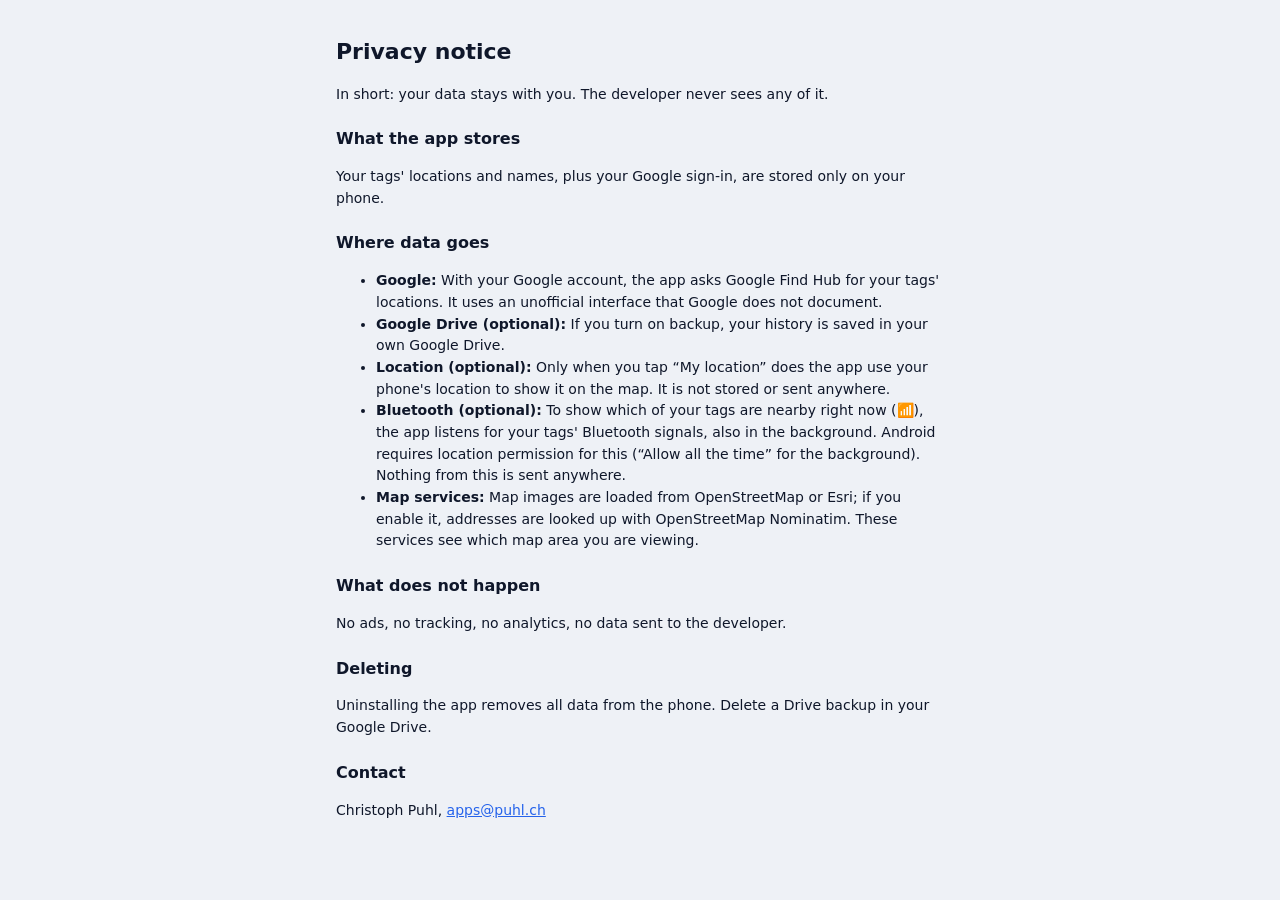
<file: web/datenschutz.html>
<!doctype html>
<html lang="de">
<head>
<meta charset="utf-8">
<meta name="viewport" content="width=device-width, initial-scale=1, viewport-fit=cover">
<title>Datenschutz – Find All My Tags</title>
<link rel="stylesheet" href="static/style.css">
<script src="static/i18n.js"></script>
<style>
  body { background: var(--bg); }
  .wrap { max-width: 640px; margin: 0 auto; padding: 20px 16px 48px; line-height: 1.55; }
  h1 { font-size: 22px; } h2 { font-size: 16px; margin-top: 22px; }
  a { color: var(--accent); }
</style>
</head>
<body>
<div class="wrap">
<div lang="de">
  <h1>Datenschutzhinweise</h1>
  <p>Kurz gesagt: Deine Daten bleiben bei Dir. Der Entwickler bekommt nichts davon zu sehen.</p>

  <h2>Was die App speichert</h2>
  <p>Die Standorte und Namen Deiner Tags sowie Deine Google-Anmeldung werden nur auf Deinem Handy gespeichert.</p>

  <h2>Wohin Daten gehen</h2>
  <ul>
    <li><b>Google:</b> Die App fragt mit Deinem Google-Konto die Standorte Deiner Tags bei Google Find Hub ab. Dafür nutzt sie eine inoffizielle, von Google nicht dokumentierte Schnittstelle.</li>
    <li><b>Google Drive (optional):</b> Wenn Du das Backup einschaltest, landet der Verlauf in Deinem eigenen Google Drive.</li>
    <li><b>Standort (optional):</b> Nur wenn Du auf „Mein Standort“ tippst, nutzt die App den Standort Deines Handys, um ihn auf der Karte zu zeigen. Er wird nicht gespeichert oder weitergeschickt.</li>
    <li><b>Bluetooth (optional):</b> Um zu zeigen, welche Deiner Tags gerade in der Nähe sind (📶), hört die App auf die Bluetooth-Signale Deiner Tags, auch im Hintergrund. Android verlangt dafür die Standort-Berechtigung (für den Hintergrund „Immer zulassen“). Davon wird nichts weitergeschickt.</li>
    <li><b>Kartendienste:</b> Für die Karte werden Kartenbilder von OpenStreetMap bzw. Esri geladen, wenn Du es einschaltest, werden Adressen bei OpenStreetMap Nominatim abgefragt. Diese Dienste sehen dabei, welchen Kartenausschnitt Du ansiehst.</li>
  </ul>

  <h2>Was nicht passiert</h2>
  <p>Keine Werbung, kein Tracking, keine Analyse-Dienste, keine Datenübermittlung an den Entwickler.</p>

  <h2>Löschen</h2>
  <p>Wenn Du die App deinstallierst, sind alle Daten auf dem Handy weg. Ein Drive-Backup löschst Du in Deinem Google Drive.</p>

  <h2>Kontakt</h2>
  <p>Christoph Puhl, <a href="mailto:apps@puhl.ch">apps@puhl.ch</a></p>
</div>
<div lang="en">
  <h1>Privacy notice</h1>
  <p>In short: your data stays with you. The developer never sees any of it.</p>

  <h2>What the app stores</h2>
  <p>Your tags' locations and names, plus your Google sign-in, are stored only on your phone.</p>

  <h2>Where data goes</h2>
  <ul>
    <li><b>Google:</b> With your Google account, the app asks Google Find Hub for your tags' locations. It uses an unofficial interface that Google does not document.</li>
    <li><b>Google Drive (optional):</b> If you turn on backup, your history is saved in your own Google Drive.</li>
    <li><b>Location (optional):</b> Only when you tap “My location” does the app use your phone's location to show it on the map. It is not stored or sent anywhere.</li>
    <li><b>Bluetooth (optional):</b> To show which of your tags are nearby right now (📶), the app listens for your tags' Bluetooth signals, also in the background. Android requires location permission for this (“Allow all the time” for the background). Nothing from this is sent anywhere.</li>
    <li><b>Map services:</b> Map images are loaded from OpenStreetMap or Esri; if you enable it, addresses are looked up with OpenStreetMap Nominatim. These services see which map area you are viewing.</li>
  </ul>

  <h2>What does not happen</h2>
  <p>No ads, no tracking, no analytics, no data sent to the developer.</p>

  <h2>Deleting</h2>
  <p>Uninstalling the app removes all data from the phone. Delete a Drive backup in your Google Drive.</p>

  <h2>Contact</h2>
  <p>Christoph Puhl, <a href="mailto:apps@puhl.ch">apps@puhl.ch</a></p>
</div>
</div>
</body>
</html>
</file>
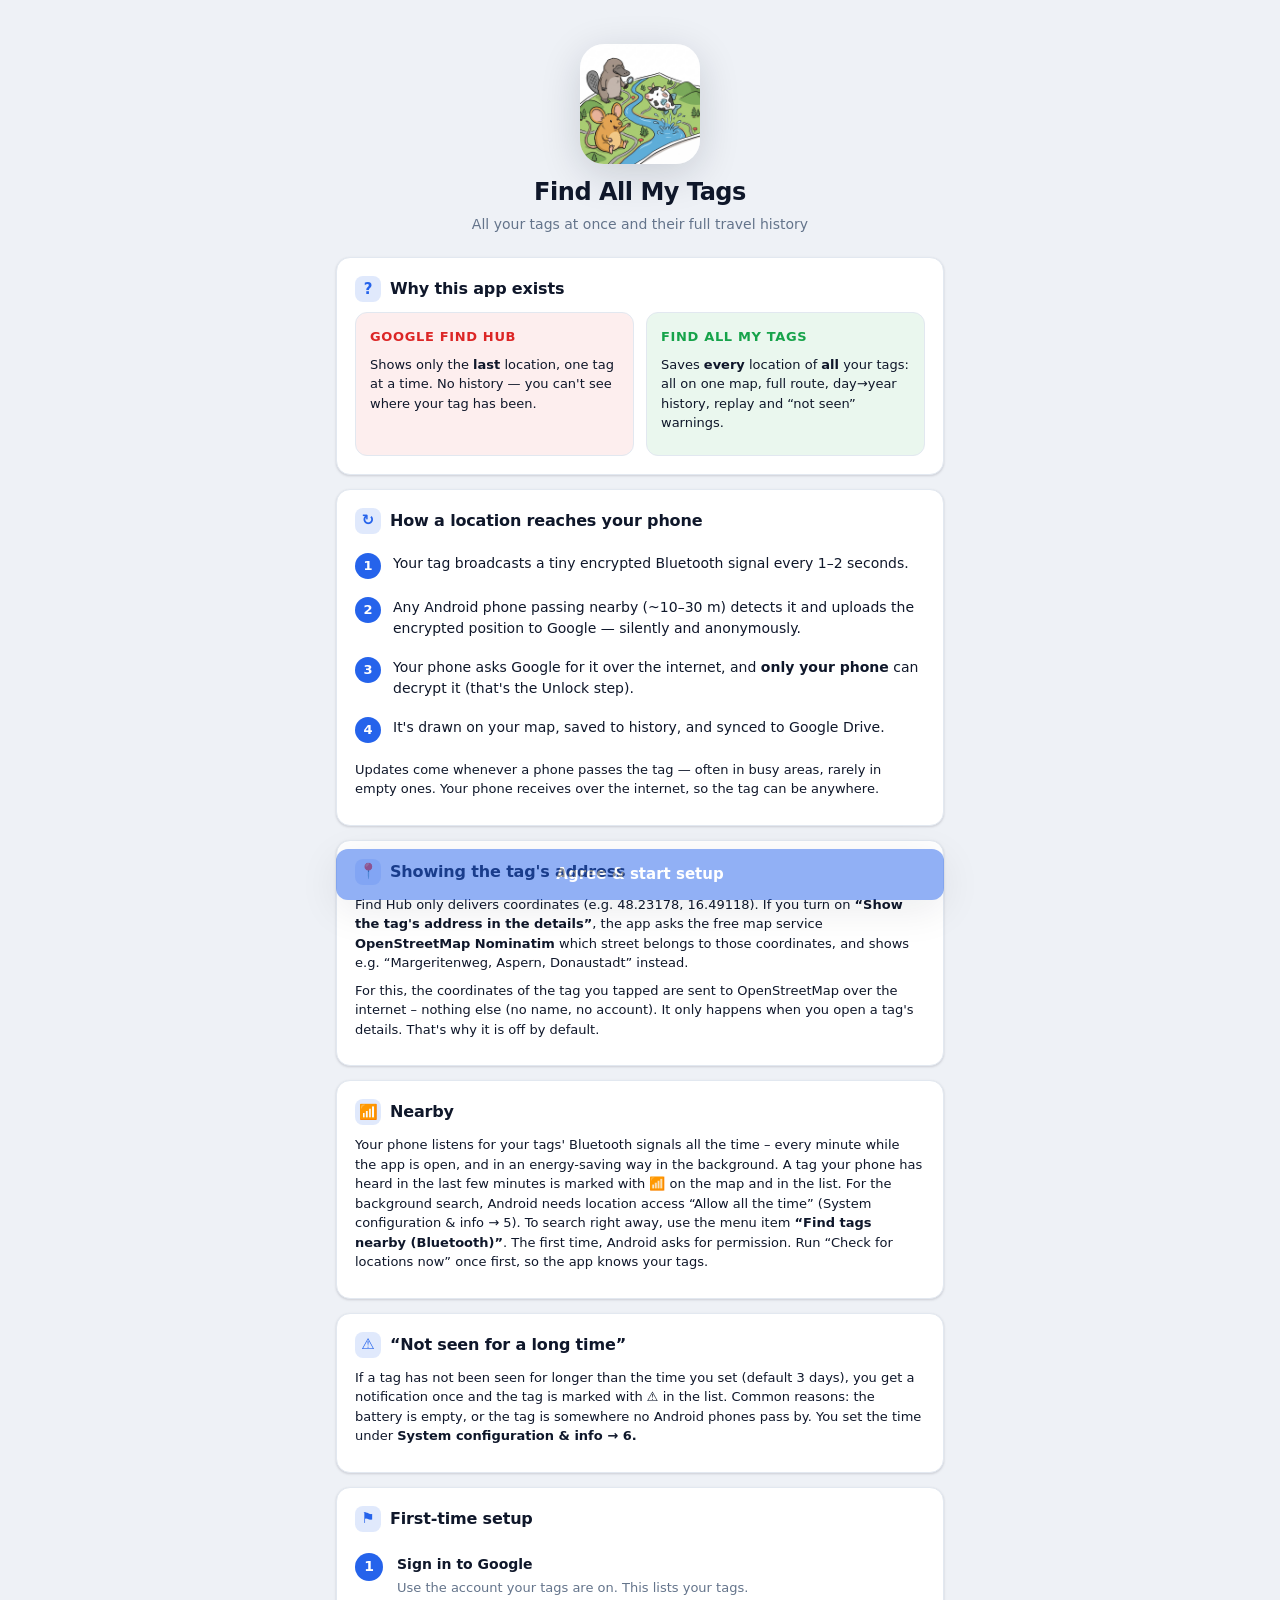
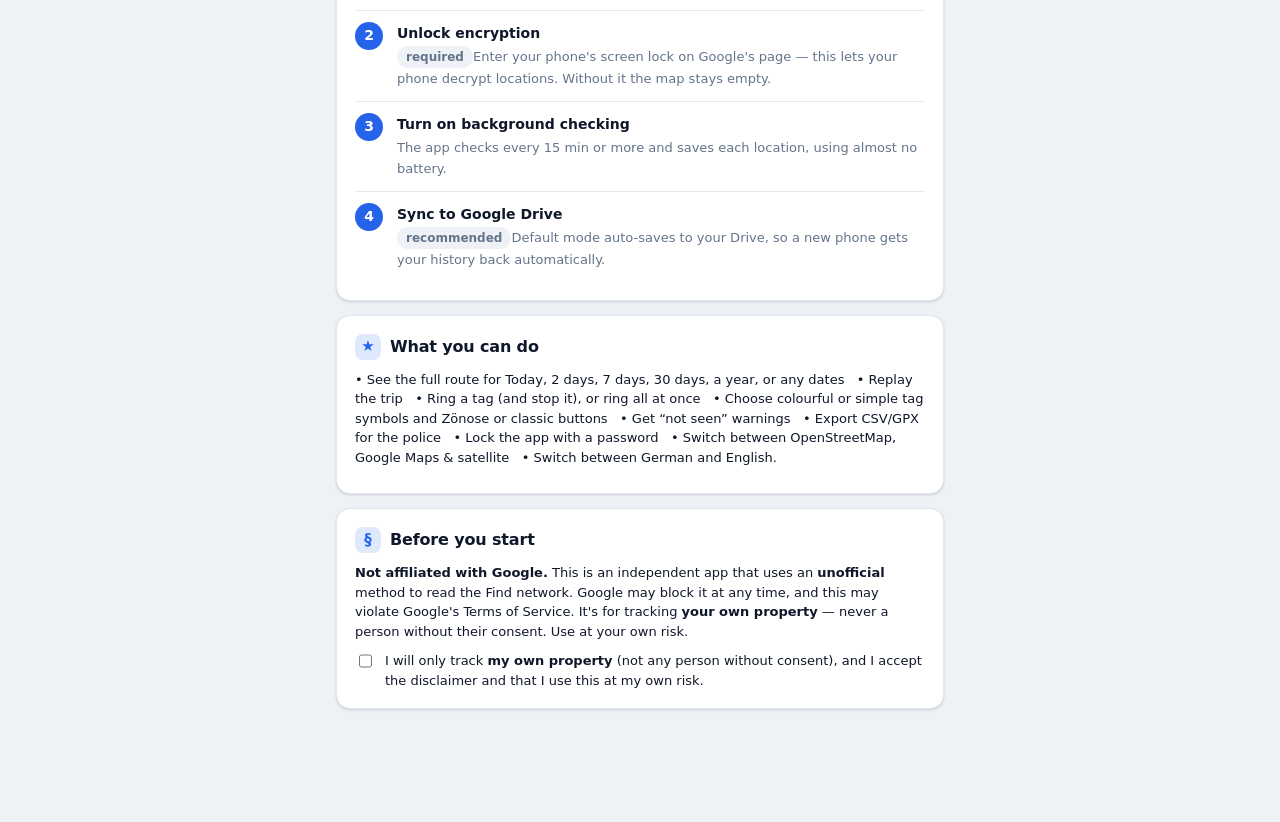
<file: web/help.html>
<!doctype html>
<html lang="en">
<head>
<meta charset="utf-8">
<meta name="viewport" content="width=device-width, initial-scale=1, viewport-fit=cover">
<title>How Find All My Tags works</title>
<script src="static/i18n.js"></script>
<link rel="stylesheet" href="static/style.css">
<style>
  body { background: var(--bg); }
  .wrap { max-width: 640px; margin: 0 auto; padding: 20px 16px 48px; }
  .hero { text-align: center; padding: 24px 16px 8px; }
  .hero .logo { width: 56px; height: 56px; border-radius: 16px; background: linear-gradient(135deg, var(--accent), #22d3ee); margin: 0 auto 12px; display: grid; place-items: center; box-shadow: var(--shadow-lg); }
  .hero .logo svg { width: 30px; height: 30px; }
  .hero h1 { font-size: 24px; letter-spacing: -.02em; margin: 4px 0; }
  .hero p { color: var(--muted); margin: 4px 0 0; }
  .card { background: var(--surface); border: 1px solid var(--border); border-radius: var(--radius); padding: 18px; margin-top: 14px; box-shadow: var(--shadow-sm); }
  .card h2 { font-size: 16px; margin: 0 0 10px; letter-spacing: -.01em; display: flex; align-items: center; gap: 9px; }
  .card h2 .ic { width: 26px; height: 26px; border-radius: 8px; background: color-mix(in srgb, var(--accent) 14%, transparent); color: var(--accent); display: grid; place-items: center; font-size: 15px; flex: none; }
  .card p { margin: 8px 0; color: var(--text); }
  .muted2 { color: var(--muted); font-size: 13px; }
  .vs { display: grid; grid-template-columns: 1fr 1fr; gap: 12px; }
  .vs > div { border-radius: 12px; padding: 14px; border: 1px solid var(--border); }
  .vs .bad { background: color-mix(in srgb, var(--danger) 8%, transparent); }
  .vs .good { background: color-mix(in srgb, var(--success) 9%, transparent); }
  .vs h3 { margin: 0 0 6px; font-size: 13px; text-transform: uppercase; letter-spacing: .05em; }
  .vs .bad h3 { color: var(--danger); } .vs .good h3 { color: var(--success); }
  .flow { list-style: none; margin: 0; padding: 0; }
  .flow li { display: flex; gap: 12px; padding: 9px 0; align-items: flex-start; }
  .flow .n { flex: none; width: 26px; height: 26px; border-radius: 50%; background: var(--accent); color: #fff; display: grid; place-items: center; font-weight: 700; font-size: 13px; }
  .steps { counter-reset: s; list-style: none; margin: 0; padding: 0; }
  .steps li { position: relative; padding: 12px 0 12px 42px; border-bottom: 1px solid var(--border); }
  .steps li:last-child { border-bottom: none; }
  .steps li::before { counter-increment: s; content: counter(s); position: absolute; left: 0; top: 11px; width: 28px; height: 28px; border-radius: 50%; background: var(--accent); color: #fff; display: grid; place-items: center; font-weight: 700; }
  .steps b { display: block; margin-bottom: 2px; }
  .pill { display: inline-block; font-size: 12px; font-weight: 600; padding: 2px 9px; border-radius: 999px; background: var(--chip); color: var(--muted); }
  .cta { position: sticky; bottom: 0; padding: 14px 0 0; }
  .cta button { width: 100%; padding: 14px; font-size: 15px; font-weight: 700; border-radius: 12px; background: var(--accent); color: #fff; border: none; box-shadow: var(--shadow-lg); }
</style>
</head>
<body>
<div class="wrap">
  <div class="hero">
    <img src="static/img/logo.png" alt="" style="width:120px;height:120px;border-radius:24px;box-shadow:var(--shadow-lg)">
    <h1>Find All My Tags</h1>
    <p lang="en">All your tags at once and their full travel history</p>
    <p lang="de">Alle deine Tags auf einen Blick und ihr ganzer Verlauf</p>
  </div>

  <div class="card" lang="en">
    <h2><span class="ic">?</span> Why this app exists</h2>
    <div class="vs">
      <div class="bad"><h3>Google Find Hub</h3><p class="muted2">Shows only the <b>last</b> location, one tag at a time. No history — you can't see where your tag has been.</p></div>
      <div class="good"><h3>Find All My Tags</h3><p class="muted2">Saves <b>every</b> location of <b>all</b> your tags: all on one map, full route, day→year history, replay and “not seen” warnings.</p></div>
    </div>
  </div>
  <div class="card" lang="de">
    <h2><span class="ic">?</span> Wozu diese App?</h2>
    <div class="vs">
      <div class="bad"><h3>Google Find Hub</h3><p class="muted2">Zeigt nur den <b>letzten</b> Standort, und immer nur von einem Tag. Kein Verlauf – du siehst nicht, wo der Tag überall war.</p></div>
      <div class="good"><h3>Find All My Tags</h3><p class="muted2">Speichert <b>jeden</b> Standort <b>aller</b> deiner Tags: alle auf einer Karte, ganze Route, Verlauf von einem Tag bis zu einem Jahr, Wiedergabe und Warnung „lange nicht gesehen“.</p></div>
    </div>
  </div>

  <div class="card" lang="en">
    <h2><span class="ic">↻</span> How a location reaches your phone</h2>
    <ul class="flow">
      <li><span class="n">1</span><div>Your tag broadcasts a tiny encrypted Bluetooth signal every 1–2 seconds.</div></li>
      <li><span class="n">2</span><div>Any Android phone passing nearby (~10–30 m) detects it and uploads the encrypted position to Google — silently and anonymously.</div></li>
      <li><span class="n">3</span><div>Your phone asks Google for it over the internet, and <b>only your phone</b> can decrypt it (that's the Unlock step).</div></li>
      <li><span class="n">4</span><div>It's drawn on your map, saved to history, and synced to Google Drive.</div></li>
    </ul>
    <p class="muted2">Updates come whenever a phone passes the tag — often in busy areas, rarely in empty ones. Your phone receives over the internet, so the tag can be anywhere.</p>
  </div>
  <div class="card" lang="de">
    <h2><span class="ic">↻</span> Wie ein Standort zu deinem Handy kommt</h2>
    <ul class="flow">
      <li><span class="n">1</span><div>Dein Tag sendet alle 1–2 Sekunden ein winziges, verschlüsseltes Bluetooth-Signal.</div></li>
      <li><span class="n">2</span><div>Jedes Android-Handy in der Nähe (~10–30 m) empfängt es und lädt die verschlüsselte Position zu Google hoch – unbemerkt und anonym.</div></li>
      <li><span class="n">3</span><div>Dein Handy holt sie übers Internet von Google, und <b>nur dein Handy</b> kann sie entschlüsseln (das ist der Schritt „Entsperren“).</div></li>
      <li><span class="n">4</span><div>Der Standort landet auf deiner Karte, im Verlauf und in Google Drive.</div></li>
    </ul>
    <p class="muted2">Neue Standorte gibt es, sobald ein Handy am Tag vorbeikommt – in belebten Gegenden oft, in einsamen selten. Dein Handy empfängt übers Internet, der Tag kann also überall sein.</p>
  </div>


  <div id="address">
  <div class="card" lang="en">
    <h2><span class="ic">📍</span> Showing the tag's address</h2>
    <p class="muted2">Find Hub only delivers coordinates (e.g. 48.23178, 16.49118). If you turn on <b>“Show the tag's address in the details”</b>, the app asks the free map service <b>OpenStreetMap Nominatim</b> which street belongs to those coordinates, and shows e.g. “Margeritenweg, Aspern, Donaustadt” instead.</p>
    <p class="muted2">For this, the coordinates of the tag you tapped are sent to OpenStreetMap over the internet – nothing else (no name, no account). It only happens when you open a tag's details. That's why it is off by default.</p>
  </div>
  <div class="card" lang="de">
    <h2><span class="ic">📍</span> Adresse des Tags anzeigen</h2>
    <p class="muted2">Find Hub liefert nur Koordinaten (z. B. 48.23178, 16.49118). Schaltest du <b>„Adresse des Tags in den Details anzeigen“</b> ein, fragt die App beim kostenlosen Kartendienst <b>OpenStreetMap Nominatim</b> nach, welche Straße zu diesen Koordinaten gehört, und zeigt dann z. B. „Margeritenweg, Aspern, Donaustadt“ an.</p>
    <p class="muted2">Dafür werden die Koordinaten des angetippten Tags übers Internet an OpenStreetMap geschickt – sonst nichts (kein Name, kein Konto). Das passiert nur, wenn du die Details eines Tags öffnest. Deshalb ist es standardmäßig aus.</p>
  </div>
  </div>

  <div class="card" lang="en">
    <h2><span class="ic">📶</span> Nearby</h2>
    <p class="muted2">Your phone listens for your tags' Bluetooth signals all the time – every minute while the app is open, and in an energy-saving way in the background. A tag your phone has heard in the last few minutes is marked with <b>📶</b> on the map and in the list. For the background search, Android needs location access “Allow all the time” (System configuration &amp; info → 5). To search right away, use the menu item <b>“Find tags nearby (Bluetooth)”</b>. The first time, Android asks for permission. Run “Check for locations now” once first, so the app knows your tags.</p>
  </div>
  <div class="card" lang="de">
    <h2><span class="ic">📶</span> In der Nähe</h2>
    <p class="muted2">Dein Handy hört ständig auf die Bluetooth-Signale deiner Tags – bei offener App jede Minute, im Hintergrund stromsparend. Ein Tag, den dein Handy in den letzten Minuten empfangen hat, ist auf der Karte und in der Liste mit <b>📶</b> markiert. Für die Suche im Hintergrund braucht Android den Standortzugriff „Immer zulassen“ (Systemkonfiguration und Infos → 5). Sofort suchen kannst du im Menü mit <b>„Tags in der Nähe suchen (Bluetooth)“</b>. Beim ersten Mal fragt Android nach der Erlaubnis. Führe vorher einmal „Jetzt Standorte abfragen“ aus, damit die App deine Tags kennt.</p>
  </div>
  <div id="stale">
  <div class="card" lang="en">
    <h2><span class="ic">⚠</span> “Not seen for a long time”</h2>
    <p class="muted2">If a tag has not been seen for longer than the time you set (default 3 days), you get a notification once and the tag is marked with ⚠ in the list. Common reasons: the battery is empty, or the tag is somewhere no Android phones pass by. You set the time under <b>System configuration &amp; info → 6.</b></p>
  </div>
  <div class="card" lang="de">
    <h2><span class="ic">⚠</span> „Lange nicht gesehen“</h2>
    <p class="muted2">Wurde ein Tag länger als die eingestellte Zeit nicht gesehen (Standard 3 Tage), bekommst du einmal eine Meldung, und der Tag ist in der Liste mit ⚠ markiert. Häufige Gründe: Die Batterie ist leer, oder der Tag liegt irgendwo, wo keine Android-Handys vorbeikommen. Die Zeit stellst du unter <b>Systemkonfiguration und Infos → 6.</b> ein.</p>
  </div>
  </div>


  <div class="card" lang="en">
    <h2><span class="ic">⚑</span> First-time setup</h2>
    <ol class="steps">
      <li><b>Sign in to Google</b><span class="muted2">Use the account your tags are on. This lists your tags.</span></li>
      <li><b>Unlock encryption</b> <span class="pill">required</span><span class="muted2">Enter your phone's screen lock on Google's page — this lets your phone decrypt locations. Without it the map stays empty.</span></li>
      <li><b>Turn on background checking</b><span class="muted2">The app checks every 15 min or more and saves each location, using almost no battery.</span></li>
      <li><b>Sync to Google Drive</b> <span class="pill">recommended</span><span class="muted2">Default mode auto-saves to your Drive, so a new phone gets your history back automatically.</span></li>
    </ol>
  </div>
  <div class="card" lang="de">
    <h2><span class="ic">⚑</span> Ersteinrichtung</h2>
    <ol class="steps">
      <li><b>Bei Google anmelden</b><span class="muted2">Mit dem Konto, auf dem deine Tags registriert sind. Damit werden deine Tags aufgelistet.</span></li>
      <li><b>Verschlüsselung entsperren</b> <span class="pill">nötig</span><span class="muted2">Gib auf Googles Seite die Bildschirmsperre deines Handys ein – damit kann dein Handy die Standorte entschlüsseln. Ohne diesen Schritt bleibt die Karte leer.</span></li>
      <li><b>Abfrage im Hintergrund einschalten</b><span class="muted2">Die App fragt alle 15 Min. oder seltener ab und speichert jeden Standort, bei kaum Akkuverbrauch.</span></li>
      <li><b>Mit Google Drive synchronisieren</b> <span class="pill">empfohlen</span><span class="muted2">Der Standardmodus sichert automatisch in dein Drive, ein neues Handy bekommt den Verlauf so automatisch zurück.</span></li>
    </ol>
  </div>

  <div class="card" lang="en">
    <h2><span class="ic">★</span> What you can do</h2>
    <p class="muted2">• See the full route for Today, 2 days, 7 days, 30 days, a year, or any dates &nbsp; • Replay the trip &nbsp; • Ring a tag (and stop it), or ring all at once &nbsp; • Choose colourful or simple tag symbols and Zönose or classic buttons &nbsp; • Get “not seen” warnings &nbsp; • Export CSV/GPX for the police &nbsp; • Lock the app with a password &nbsp; • Switch between OpenStreetMap, Google Maps &amp; satellite &nbsp; • Switch between German and English.</p>
  </div>
  <div class="card" lang="de">
    <h2><span class="ic">★</span> Was du damit machen kannst</h2>
    <p class="muted2">• Ganze Route für heute, 2 Tage, 7 Tage, 30 Tage, ein Jahr oder einen beliebigen Zeitraum &nbsp; • Fahrt abspielen &nbsp; • Tag klingeln lassen (und stoppen) oder alle auf einmal &nbsp; • Bunte oder einfache Tag-Symbole, Zönose- oder klassische Knöpfe &nbsp; • Warnung „lange nicht gesehen“ &nbsp; • CSV/GPX für die Polizei exportieren &nbsp; • App mit Passwort sperren &nbsp; • Zwischen OpenStreetMap, Google Maps &amp; Satellit wechseln &nbsp; • Zwischen Deutsch und Englisch wechseln.</p>
  </div>

  <div class="card">
    <h2 lang="en"><span class="ic">§</span> Before you start</h2>
    <h2 lang="de"><span class="ic">§</span> Bevor du loslegst</h2>
    <p class="muted2" lang="en"><b>Not affiliated with Google.</b> This is an independent app that uses an <b>unofficial</b>
    method to read the Find network. Google may block it at any time, and this may violate Google's Terms of
    Service. It's for tracking <b>your own property</b> — never a person without their consent. Use at your own risk.</p>
    <p class="muted2" lang="de"><b>Keine Verbindung zu Google.</b> Das ist eine unabhängige App, die das Find-Netzwerk mit einer
    <b>inoffiziellen</b> Methode liest. Google kann das jederzeit sperren, und es kann gegen die Nutzungsbedingungen von Google
    verstoßen. Sie ist für <b>dein eigenes Eigentum</b> gedacht – niemals für Personen ohne deren Zustimmung. Nutzung auf eigenes Risiko.</p>
    <label style="display:flex;gap:10px;align-items:flex-start;margin-top:10px;font-size:13px;cursor:pointer">
      <input type="checkbox" id="agree" style="width:18px;height:18px;margin-top:1px;accent-color:var(--accent)">
      <span lang="en">I will only track <b>my own property</b> (not any person without consent), and I accept the disclaimer and that I use this at my own risk.</span>
      <span lang="de">Ich orte nur <b>mein eigenes Eigentum</b> (keine Personen ohne Zustimmung), akzeptiere den Haftungsausschluss und nutze die App auf eigenes Risiko.</span>
    </label>
  </div>

  <div class="cta"><button id="start" disabled style="opacity:.5"><span lang="en">Agree &amp; start setup</span><span lang="de">Zustimmen &amp; Einrichtung starten</span></button></div>
</div>
<script>
  var cb = document.getElementById('agree'), b = document.getElementById('start');
  cb.addEventListener('change', function(){ b.disabled = !cb.checked; b.style.opacity = cb.checked ? '1' : '.5'; });
  b.addEventListener('click', function(){
    try { localStorage.setItem('tt_consent', '1'); } catch(e){}
    if (window.TagTrackerApp && TagTrackerApp.doneHelp) TagTrackerApp.doneHelp(); else if (history.length > 1) history.back(); else window.close();
  });
</script>
</body>
</html>
</file>
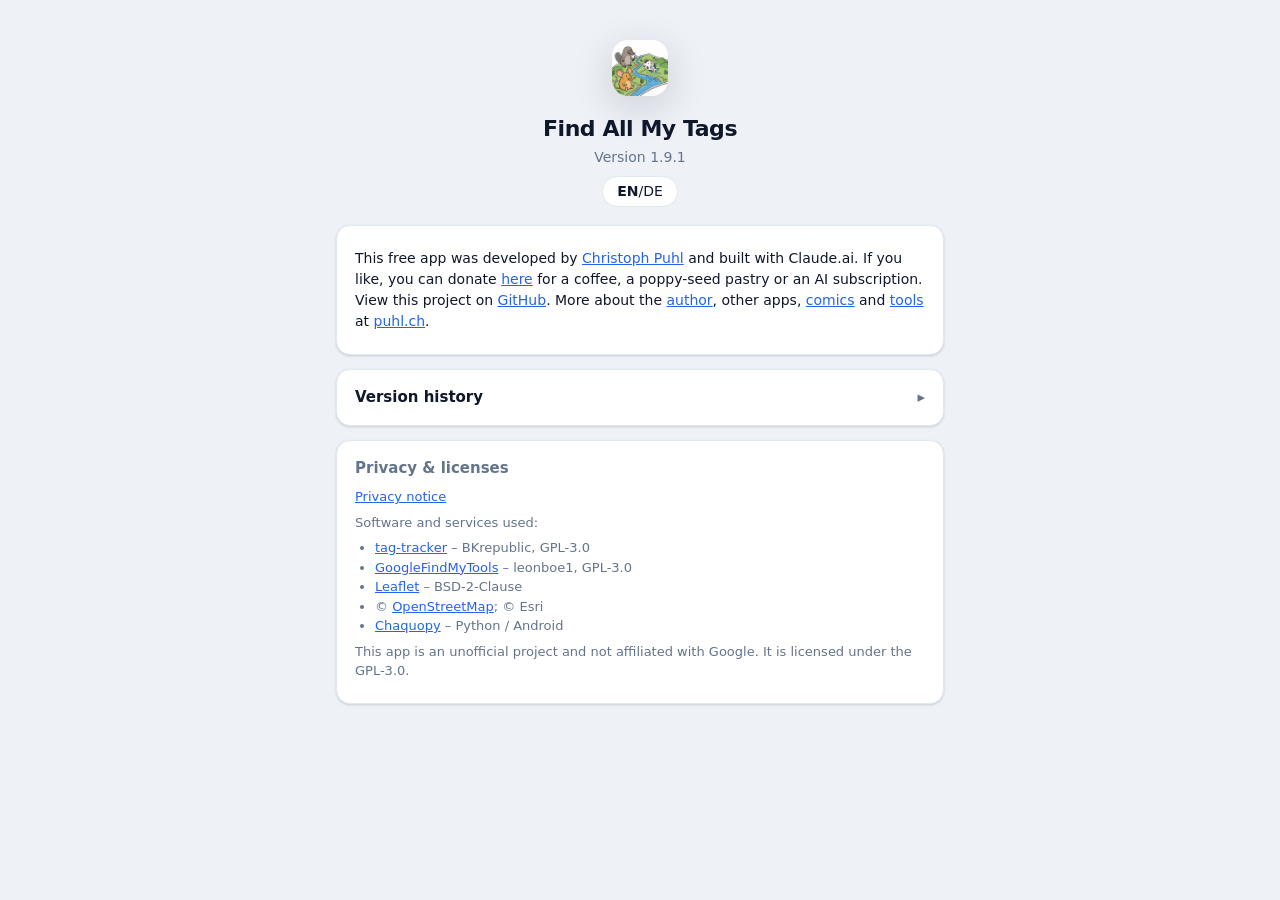
<file: web/info.html>
<!doctype html>
<html lang="de">
<head>
<meta charset="utf-8">
<meta name="viewport" content="width=device-width, initial-scale=1, viewport-fit=cover">
<title>Über Find All My Tags</title>
<link rel="stylesheet" href="static/style.css">
<script src="static/i18n.js"></script>
<style>
  body { background: var(--bg); }
  .wrap { max-width: 640px; margin: 0 auto; padding: 20px 16px 48px; }
  .hero { text-align: center; padding: 20px 16px 4px; }
  .hero img { width: 56px; height: 56px; border-radius: 16px; box-shadow: var(--shadow-lg); }
  .hero h1 { font-size: 22px; letter-spacing: -.02em; margin: 10px 0 2px; }
  .hero .ver { color: var(--muted); font-size: 14px; }
  .card { background: var(--surface); border: 1px solid var(--border); border-radius: var(--radius); padding: 16px 18px; margin-top: 14px; box-shadow: var(--shadow-sm); }
  .card h2 { font-size: 15px; margin: 0 0 8px; }
  .card p { margin: 6px 0; line-height: 1.5; }
  a { color: var(--accent); }
  details summary { cursor: pointer; font-weight: 600; font-size: 15px; list-style: none; }
  details summary::-webkit-details-marker { display: none; }
  details summary::after { content: "▸"; float: right; color: var(--muted); }
  details[open] summary::after { content: "▾"; }
  .rel { border-top: 1px solid var(--border); padding: 10px 0 4px; }
  .rel:first-of-type { border-top: none; }
  .rel b { font-size: 14px; } .rel .d { color: var(--muted); font-size: 13px; margin-left: 6px; }
  .rel ul { margin: 6px 0 0; padding-left: 20px; } .rel li { margin: 2px 0; font-size: 14px; }
  .apps { display: grid; gap: 8px; }
  .app { display: flex; gap: 12px; align-items: center; text-decoration: none; color: var(--text); padding: 8px; border-radius: 12px; border: 1px solid var(--border); }
  .app img { width: 40px; height: 40px; border-radius: 10px; flex: none; background: var(--chip); }
  .app .n { font-weight: 600; font-size: 14px; } .app .b { color: var(--muted); font-size: 13px; }
  .small { color: var(--muted); font-size: 13px; }
  .small ul { padding-left: 20px; margin: 6px 0; }
  .langrow { text-align: center; margin-top: 8px; }
  .langrow button { padding: 4px 14px; border-radius: 999px; border: 1px solid var(--border); background: var(--surface); color: var(--text); }
</style>
</head>
<body>
<div class="wrap">
  <div class="hero">
    <img src="static/img/logo.png" alt="">
    <h1>Find All My Tags</h1>
    <div class="ver" id="ver">Version …</div>
    <div class="langrow"><button type="button" data-lang-switch>EN</button></div>
  </div>

  <div class="card" lang="en">
    <p>This free app was developed by <a href="mailto:apps@puhl.ch">Christoph Puhl</a> and built with Claude.ai.
    If you like, you can donate <a href="https://paypal.me/PuhlChristoph">here</a> for a coffee, a poppy-seed pastry or an AI subscription.
    View this project on <a href="https://github.com/cpuhl51/find-all-my-tags">GitHub</a>.
    More about the <a href="https://de.wikipedia.org/wiki/Christoph_Puhl">author</a>, other apps,
    <a href="https://www.diezöno.se">comics</a> and <a href="https://puhl.ch/category/programme-und-apps/">tools</a>
    at <a href="https://www.puhl.ch">puhl.ch</a>.</p>
  </div>

  <div class="card" lang="de">
    <p>Diese kostenlose App wurde von <a href="mailto:apps@puhl.ch">Christoph Puhl</a> entwickelt und von Claude.ai umgesetzt.
    Wenn Du möchtest, kannst Du <a href="https://paypal.me/PuhlChristoph">hier</a> gerne für einen Kaffee, ein Mohnbeugerl oder ein KI-Monatsabo spenden.
    Dieses Projekt auf <a href="https://github.com/cpuhl51/find-all-my-tags">GitHub</a> ansehen.
    Mehr über den <a href="https://de.wikipedia.org/wiki/Christoph_Puhl">Autor</a>, weitere Apps,
    <a href="https://www.diezöno.se">Comics</a> und <a href="https://puhl.ch/category/programme-und-apps/">Tools</a>
    findest Du auf <a href="https://www.puhl.ch">puhl.ch</a>.</p>
  </div>

  <div class="card">
    <details id="hist"><summary><span lang="de">Versionsgeschichte</span><span lang="en">Version history</span></summary><div id="verlauf"></div></details>
  </div>

  <div class="card" id="moreCard" hidden>
    <h2><span lang="de">Weitere Apps</span><span lang="en">More apps</span></h2>
    <div class="apps" id="apps"></div>
  </div>

  <div class="card small">
    <h2><span lang="de">Datenschutz &amp; Lizenzen</span><span lang="en">Privacy &amp; licenses</span></h2>
    <p><a href="datenschutz.html"><span lang="de">Datenschutzhinweise</span><span lang="en">Privacy notice</span></a></p>
    <p><span lang="de">Verwendete Software und Dienste:</span><span lang="en">Software and services used:</span></p>
    <ul>
      <li><a href="https://github.com/BKrepublic/tag-tracker">tag-tracker</a> – BKrepublic, GPL-3.0</li>
      <li><a href="https://github.com/leonboe1/GoogleFindMyTools">GoogleFindMyTools</a> – leonboe1, GPL-3.0</li>
      <li><a href="https://leafletjs.com">Leaflet</a> – BSD-2-Clause</li>
      <li>© <a href="https://www.openstreetmap.org/copyright">OpenStreetMap</a>; © Esri</li>
      <li><a href="https://chaquo.com/chaquopy/">Chaquopy</a> – Python / Android</li>
    </ul>
    <p lang="de">Diese App ist ein inoffizielles Projekt und steht in keiner Verbindung zu Google. Sie selbst steht unter der GPL-3.0.</p>
    <p lang="en">This app is an unofficial project and not affiliated with Google. It is licensed under the GPL-3.0.</p>
  </div>
</div>

<script>
  const SELF_URL = "find-all-my-tags";
  const EN = window.I18N && I18N.lang === "en";
  const esc = s => String(s ?? "").replace(/[&<>"']/g, c => ({"&":"&amp;","<":"&lt;",">":"&gt;","\"":"&quot;","'":"&#39;"}[c]));

  fetch("version.json").then(r => r.json()).then(v => {
    document.getElementById("ver").textContent = "Version " + v.version;
    document.getElementById("verlauf").innerHTML = (v.verlauf || []).map(e => {
      const d = e.datum ? new Date(e.datum + "T12:00:00").toLocaleDateString(EN ? "en-GB" : "de-AT") : "";
      return `<div class="rel"><b>${esc(e.version)}</b><span class="d">${esc(d)}</span>
        <ul>${((EN && e.aenderungen_en) || e.aenderungen || []).map(a => `<li>${esc(a)}</li>`).join("")}</ul></div>`;
    }).join("");
  }).catch(() => { document.getElementById("ver").textContent = ""; });

  // Weitere Apps: ohne Netz bleibt der Abschnitt still ausgeblendet.
  fetch("https://apps.puhl.ch/apps.json", { cache: "no-cache" }).then(r => r.json()).then(list => {
    const others = (Array.isArray(list) ? list : []).filter(a =>
      a && a.name && !(a.url || "").includes(SELF_URL) && !/find all my tags/i.test(a.name));
    if (!others.length) return;
    document.getElementById("apps").innerHTML = others.map(a => {
      const href = a.playstore || a.url || "#";
      const icon = a.icon ? `<img src="${esc(a.icon)}" alt="">` : `<img alt="">`;
      return `<a class="app" href="${esc(href)}">${icon}<div><div class="n">${esc(a.name)}</div>
        <div class="b">${esc(a.beschreibung || "")}</div></div></a>`;
    }).join("");
    document.getElementById("moreCard").hidden = false;
  }).catch(() => {});
</script>
</body>
</html>
</file>
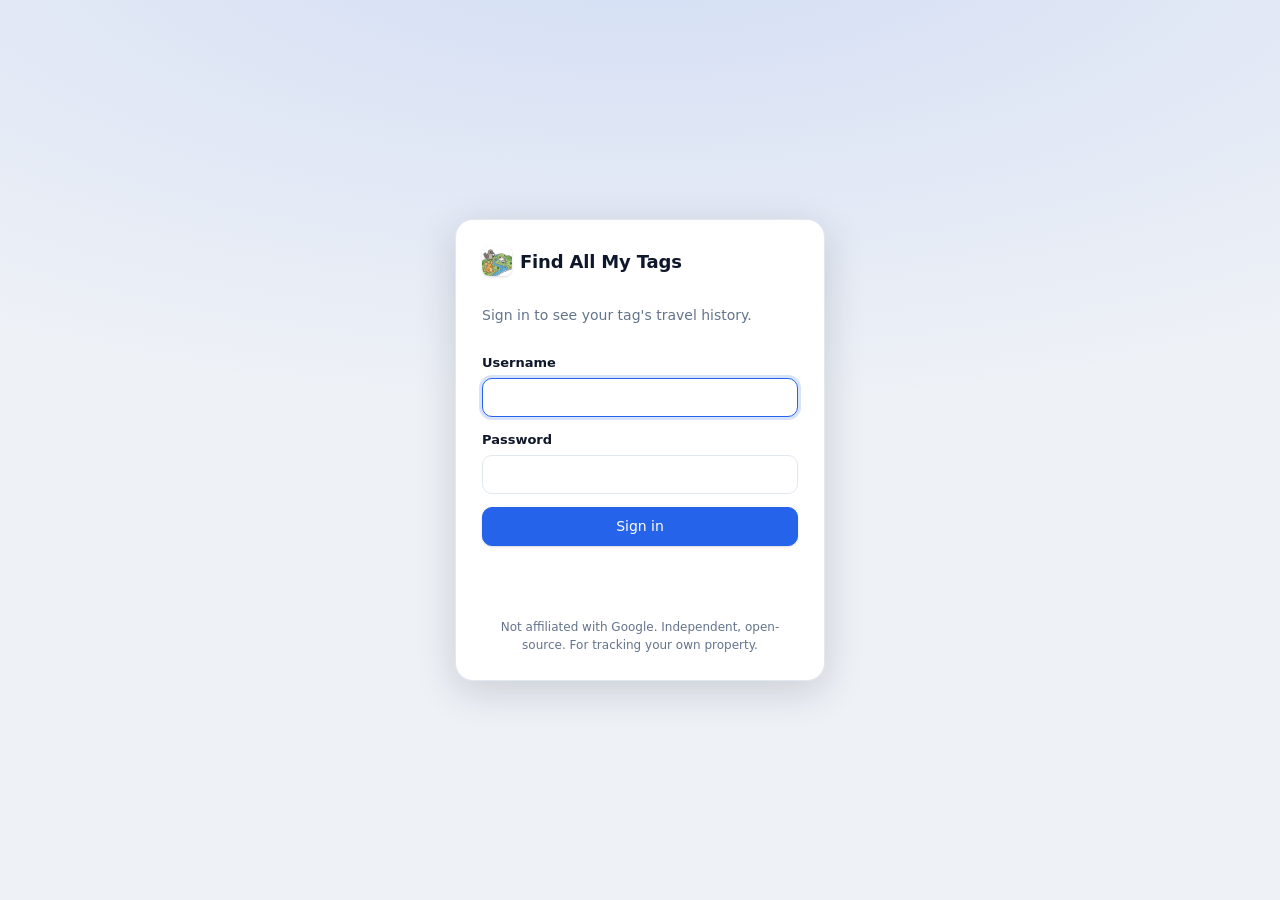
<file: web/login.html>
<!doctype html>
<html lang="en">
<head>
<meta charset="utf-8">
<meta name="viewport" content="width=device-width, initial-scale=1">
<title>Find All My Tags – Sign in</title>
<link rel="stylesheet" href="static/style.css">
<link rel="manifest" href="static/manifest.webmanifest">
<link rel="icon" href="static/img/logo-192.png">
<meta name="theme-color" content="#2563eb">
<script src="static/i18n.js"></script>
</head>
<body class="login-body">
<form class="login-card" id="f">
  <div class="brand"><img src="static/img/logo-192.png" class="brand-logo" alt=""> Find All My Tags</div>
  <p class="muted">Sign in to see your tag's travel history.</p>
  <label>Username<input name="username" autocomplete="username" required autofocus></label>
  <label>Password<input name="password" type="password" autocomplete="current-password" required></label>
  <button type="submit" class="primary">Sign in</button>
  <p class="error" id="err"></p>
  <button type="button" class="link" id="server" hidden onclick="TagTrackerApp.changeServer()">Change server</button>
  <p class="muted small" style="text-align:center;margin:4px 0 0">Not affiliated with Google. Independent, open-source. For tracking your own property.</p>
</form>
<script>
if (window.TagTrackerApp) document.getElementById('server').hidden = false;
document.getElementById('f').addEventListener('submit', async (e) => {
  e.preventDefault();
  const fd = new FormData(e.target), err = document.getElementById('err');
  err.textContent = '';
  const r = await fetch('/api/login', {
    method: 'POST', headers: {'Content-Type': 'application/json'},
    body: JSON.stringify({username: fd.get('username'), password: fd.get('password')})
  });
  if (r.ok) location.href = '/';
  else err.textContent = (await r.json().catch(() => ({}))).detail || 'Sign in failed';
});
</script>
</body>
</html>
</file>
<file: web/static/style.css>
:root {
  --bg: #eef1f6; --surface: #ffffff; --surface-2: #f7f9fc; --text: #0f172a; --muted: #64748b;
  --border: #e2e8f0; --accent: #2563eb; --accent-600: #1d4ed8; --accent-text: #fff;
  --chip: #eef2f7; --danger: #dc2626; --success: #16a34a; --warn: #d97706;
  --shadow-sm: 0 1px 2px rgba(15,23,42,.06), 0 1px 3px rgba(15,23,42,.1);
  --shadow-lg: 0 10px 40px rgba(15,23,42,.16);
  --radius: 14px;
  color-scheme: light;
}
/* Dunkles Design: i18n.js setzt data-theme ("light"/"dark") und data-map auf <html>,
   je nach Wahl (Auto/Hell/Dunkel) bzw. Systemeinstellung. */
:root[data-theme="dark"] {
  --bg: #0b0f17; --surface: #141a24; --surface-2: #1b222e; --text: #e6eaf1; --muted: #94a3b8;
  --border: #273143; --accent: #3b82f6; --accent-600: #2563eb; --chip: #1e2735; --danger: #f87171;
  --success: #34d399; --warn: #fbbf24;
  --shadow-sm: 0 1px 2px rgba(0,0,0,.4); --shadow-lg: 0 12px 44px rgba(0,0,0,.55);
  color-scheme: dark;
}
/* Straßenkarte dunkel einfärben, Satellitenbilder aber NIE invertieren. */
:root[data-map="dark"] body:not(.imagery) .leaflet-tile-pane { filter: invert(1) hue-rotate(180deg) brightness(.92) contrast(.92); }
* { box-sizing: border-box; }
html, body { margin: 0; height: 100%; }
body { background: var(--bg); color: var(--text); font: 14px/1.5 system-ui, -apple-system, "Segoe UI", Roboto, "Helvetica Neue", sans-serif; -webkit-font-smoothing: antialiased; }
button, input, select { font: inherit; color: inherit; }
button { background: var(--surface-2); border: 1px solid var(--border); border-radius: 10px; padding: 8px 13px; cursor: pointer; font-weight: 500; transition: background .12s, border-color .12s, transform .04s; }
button:hover { border-color: var(--accent); background: var(--surface); }
button:active { transform: translateY(1px); }
button.primary { background: var(--accent); color: var(--accent-text); border-color: var(--accent); box-shadow: var(--shadow-sm); }
button.primary:hover { background: var(--accent-600); border-color: var(--accent-600); }
button.icon { padding: 5px 10px; min-width: 36px; border: none; background: transparent; }
button.icon:hover { background: var(--chip); }
button.link { background: none; border: none; color: var(--muted); padding: 6px 2px; font-weight: 500; }
button.link:hover { color: var(--accent); background: none; }
input, select { background: var(--surface); border: 1px solid var(--border); border-radius: 10px; padding: 9px 11px; width: 100%; outline: none; }
input:focus, select:focus { border-color: var(--accent); box-shadow: 0 0 0 3px color-mix(in srgb, var(--accent) 18%, transparent); }
.muted { color: var(--muted); }
.small { font-size: 12px; }
.error { color: var(--danger); min-height: 1.2em; font-size: 13px; }
[hidden] { display: none !important; }

.brand { font-weight: 700; font-size: 16px; letter-spacing: -.01em; display: flex; align-items: center; gap: 9px; }
.dot { width: 11px; height: 11px; border-radius: 50%; background: linear-gradient(135deg, var(--accent), #22d3ee); box-shadow: 0 0 0 4px color-mix(in srgb, var(--accent) 20%, transparent); }

/* login */
.login-body { display: grid; place-items: center; padding: 16px; background:
  radial-gradient(1200px 500px at 50% -10%, color-mix(in srgb, var(--accent) 14%, transparent), transparent), var(--bg); }
.login-card { width: 100%; max-width: 370px; background: var(--surface); border: 1px solid var(--border); border-radius: 18px; padding: 26px; box-shadow: var(--shadow-lg); display: grid; gap: 13px; }
.login-card label { display: grid; gap: 5px; font-weight: 600; font-size: 13px; }
.login-card .brand { font-size: 18px; margin-bottom: 2px; }

/* map + panel */
#map { position: fixed; inset: 0; background: var(--surface-2); }
#panel {
  position: fixed; top: 14px; left: 14px; width: 348px; max-height: calc(100% - 28px); overflow: auto;
  background: var(--surface); border: 1px solid var(--border); border-radius: var(--radius); box-shadow: var(--shadow-lg);
  z-index: 1000; scrollbar-width: thin;
}
.panel-head { display: flex; gap: 8px; align-items: center; padding: 13px 15px; border-bottom: 1px solid var(--border); position: sticky; top: 0; background: color-mix(in srgb, var(--surface) 88%, transparent); backdrop-filter: blur(8px); z-index: 2; }
.panel-head .brand { margin-right: auto; }
.panel-body { padding: 14px 15px 16px; display: grid; gap: 14px; }
#panel.collapsed .panel-body { display: none; }
#panel.collapsed #toggle, #panel.peek #toggle { transform: rotate(180deg); }

.field { display: grid; gap: 7px; font-weight: 600; font-size: 11px; text-transform: uppercase; letter-spacing: .06em; color: var(--muted); }
.field select { text-transform: none; letter-spacing: 0; font-weight: 500; color: var(--text); font-size: 14px; }

.chips { display: flex; flex-wrap: wrap; gap: 6px; background: var(--surface-2); padding: 5px; border-radius: 12px; border: 1px solid var(--border); }
.chips button { padding: 6px 11px; font-size: 13px; text-transform: none; letter-spacing: 0; font-weight: 500; color: var(--muted); border: 1px solid transparent; background: transparent; border-radius: 8px; }
.chips button:hover { color: var(--text); background: var(--surface); }
.chips button.on { background: var(--surface); color: var(--accent); border-color: var(--border); box-shadow: var(--shadow-sm); font-weight: 600; }
.chips button.locked { opacity: .5; }
.chips button.locked::after { content: " 🔒"; font-size: 10px; }
.sync-badge.off#pro { color: var(--warn); background: color-mix(in srgb, var(--warn) 15%, transparent); cursor: pointer; }

.custom { display: grid; grid-template-columns: 1fr 1fr; gap: 8px; align-items: end; }
.custom label { display: grid; gap: 3px; font-size: 12px; color: var(--muted); }
.custom button { grid-column: span 2; }

.latest { background: var(--surface-2); border: 1px solid var(--border); border-radius: 12px; padding: 11px 13px; font-size: 13px; }
.latest b { font-size: 14px; }

.park { width: 100%; font-weight: 700; font-size: 15px; padding: 13px; border-radius: 12px; letter-spacing: -.01em; }
.park.riding { background: color-mix(in srgb, var(--success) 14%, var(--surface)); color: var(--success); border-color: color-mix(in srgb, var(--success) 45%, transparent); }
.park.armed { background: var(--danger); color: #fff; border-color: var(--danger); box-shadow: 0 6px 18px color-mix(in srgb, var(--danger) 35%, transparent); }
.park.armed:hover { background: #b91c1c; border-color: #b91c1c; }

.stats { display: grid; grid-template-columns: repeat(3, minmax(0, 1fr)); gap: 9px; }
.stat { background: var(--surface-2); border: 1px solid var(--border); border-radius: 12px; padding: 10px 11px; min-width: 0; }
.stat .v { font-weight: 700; font-size: 16px; letter-spacing: -.02em; white-space: nowrap; overflow: hidden; text-overflow: ellipsis; font-variant-numeric: tabular-nums; }
.stat .k { font-size: 11px; color: var(--muted); margin-top: 1px; }

.playback { display: flex; gap: 10px; align-items: center; }
.playback input { padding: 0; accent-color: var(--accent); }
.check { display: flex; gap: 9px; align-items: center; font-size: 13px; }
.check input { width: auto; accent-color: var(--accent); }
.row { display: flex; gap: 8px; flex-wrap: wrap; }
.row > button { flex: 1; min-width: 84px; }
.row.foot { justify-content: space-between; border-top: 1px solid var(--border); padding-top: 10px; margin-top: 2px; }

.sync-badge { font-size: 11px; font-weight: 600; padding: 4px 10px; border-radius: 999px; white-space: nowrap; display: inline-flex; align-items: center; gap: 6px; border: 1px solid transparent; }
.sync-badge::before { content: ""; width: 7px; height: 7px; border-radius: 50%; background: currentColor; }
.sync-badge.ok { color: var(--success); background: color-mix(in srgb, var(--success) 13%, transparent); }
.sync-badge.busy { color: var(--warn); background: color-mix(in srgb, var(--warn) 13%, transparent); }
.sync-badge.err { color: var(--danger); background: color-mix(in srgb, var(--danger) 13%, transparent); }
.sync-badge.off { color: var(--muted); background: var(--chip); }
.sync-badge.busy::before { animation: pulse 1s infinite; }
@keyframes pulse { 50% { opacity: .3; } }

.popup b { display: block; margin-bottom: 2px; }
.leaflet-control-layers, .leaflet-bar { border-radius: 10px !important; box-shadow: var(--shadow-sm) !important; border: 1px solid var(--border) !important; }
.leaflet-control-layers { background: var(--surface) !important; color: var(--text); }
.leaflet-bar a { background: var(--surface) !important; color: var(--text) !important; border-color: var(--border) !important; }
.recenter-btn { width: 36px; height: 36px; cursor: pointer; background: var(--surface); border: 1px solid var(--border) !important; border-radius: 10px !important; font-size: 18px; color: var(--accent); box-shadow: var(--shadow-sm); display: block; }
.recenter-btn:hover { background: var(--chip); }

@media (max-width: 640px) {
  #panel { top: auto; bottom: 0; left: 0; right: 0; width: auto; max-height: 62%; border-radius: 18px 18px 0 0; padding-bottom: env(safe-area-inset-bottom); }
  #panel.collapsed { max-height: none; }
  .panel-head { border-radius: 18px 18px 0 0; }
  .leaflet-bottom { bottom: 0; }
}

/* Zweisprachige Blöcke: nur die gewählte Sprache zeigen */
html[data-lang="de"] body [lang="en"], html[data-lang="en"] body [lang="de"] { display: none !important; }
/* Akkustand */
.batt { display: inline-flex; align-items: center; gap: 6px; margin-top: 4px; }
.batt .lvl { font-weight: 600; }
.batt.l1 .lvl { color: var(--success, #16a34a); }
.batt.l2 .lvl { color: #d97706; }
.batt.l3 .lvl { color: var(--danger, #dc2626); }
.batt button { padding: 2px 10px; font-size: 12px; }

/* Gesamtansicht aller Tags */
.ov-head { display: flex; align-items: baseline; justify-content: space-between; gap: 8px; }
.ov { display: grid; grid-template-columns: 1fr 1fr; gap: 6px; margin-top: 8px; }
.ov-row { display: flex; align-items: center; gap: 8px; width: 100%; text-align: left; padding: 7px 8px; border-radius: 10px; border: 1px solid var(--border); background: var(--surface); color: var(--text); font: inherit; min-width: 0; }
.ov-row.on { border-color: var(--accent); box-shadow: 0 0 0 2px color-mix(in srgb, var(--accent) 30%, transparent); }
.ov-row svg { flex: none; }
.ov-main { display: flex; flex-direction: column; min-width: 0; flex: 1; line-height: 1.25; }
.ov-name { font-weight: 600; font-size: 13px; overflow: hidden; text-overflow: ellipsis; white-space: nowrap; }
.ov-seen { font-size: 11px; color: var(--muted); overflow: hidden; text-overflow: ellipsis; white-space: nowrap; }
.ov-batt { flex: none; font-size: 12px; }
.tag-icon { background: none; border: none; }
.leaflet-tooltip.tag-label { font-weight: 600; font-size: 11px; padding: 1px 5px; }
.detail { background: var(--surface-2); border: 1px solid var(--border); border-radius: 12px; padding: 10px 12px; font-size: 13px; }
.detail .d-head { display: flex; align-items: center; gap: 8px; }
.detail .d-head b { font-size: 15px; flex: 1; min-width: 0; overflow: hidden; text-overflow: ellipsis; white-space: nowrap; }
.detail .acts { display: grid; grid-template-columns: repeat(4, 1fr); gap: 6px; margin-top: 9px; }
.detail .acts button { padding: 7px 4px; font-size: 12px; }
.detail .acts button.on { border-color: var(--accent); color: var(--accent); }
.seg { display: flex; gap: 4px; background: var(--surface-2); padding: 3px; border-radius: 10px; border: 1px solid var(--border); }
.seg button { flex: 1; padding: 5px 6px; font-size: 12px; border: 1px solid transparent; background: transparent; color: var(--muted); border-radius: 7px; text-transform: none; letter-spacing: 0; }
.seg button.on { background: var(--surface); color: var(--accent); border-color: var(--border); font-weight: 600; }
.views { display: grid; grid-template-columns: auto 1fr; gap: 6px 10px; align-items: center; font-size: 12px; color: var(--muted); }
#lang b { color: var(--accent); }

/* Großer Pfeil zum Ein-/Ausklappen der Liste */
#toggle.toggle-big { font-size: 26px; line-height: 1; min-width: 52px; min-height: 44px; padding: 4px 12px; border: 1px solid var(--border); background: var(--surface-2); border-radius: 12px; }
/* gestapelte Tags: Linien zum echten Ort */
.ov-row.stale .ov-seen { color: var(--warn); font-weight: 600; }
.stale-note { color: var(--warn); font-weight: 600; }

/* Logo in der Kopfzeile */
.brand { display: flex; align-items: center; gap: 8px; }
.brand-logo { width: 30px; height: 30px; border-radius: 8px; box-shadow: var(--shadow-sm); }
/* Zönose-Buttons in den Tag-Details (Bild je nach Hell/Dunkel) */
.detail .acts.pics { grid-template-columns: repeat(4, 1fr); gap: 6px; }
.detail .acts.pics button { padding: 0; border: none; background: none; box-shadow: none; border-radius: 12px; transition: transform .08s; }
.detail .acts.pics button:active { transform: scale(.95); }
.detail .acts.pics button:disabled { opacity: .55; }
.detail .acts.pics button img { width: 100%; height: auto; display: block; }
.detail .acts.pics button .dk { display: none; }
:root[data-theme="dark"] .detail .acts.pics button .lt { display: none; }
:root[data-theme="dark"] .detail .acts.pics button .dk { display: block; }
.detail .acts.pics button.on { box-shadow: 0 0 0 3px var(--accent); }
.near { color: var(--success); font-weight: 600; }

/* Kartenauswahl: Auswahlpunkt neben dem Namen, ohne allgemeine Eingabefeld-Optik */
.leaflet-control-layers-base label { display: block; margin: 0; }
.leaflet-control-layers-base label > span, .leaflet-control-layers-base label > div { display: flex; align-items: center; gap: 8px; padding: 6px 4px; font-size: 14px; }
.leaflet-control-layers input[type=radio] { width: 16px; height: 16px; margin: 0; padding: 0; flex: none; border-radius: 50%; box-shadow: none !important; accent-color: var(--accent); }
.leaflet-control-layers input[type=radio]:focus { box-shadow: none; outline: none; }
/* „Was passiert dabei?“ direkt unter dem Text der Adress-Option, bündig */
.check-help { margin: -6px 0 0 calc(13px + 9px + 4px); font-size: 12px; }
/* Status-Beschriftung der Tags auf der Karte */
.leaflet-tooltip.tag-label { border-left: 5px solid #16a34a; line-height: 1.2; }
.leaflet-tooltip.tag-label .st { display: block; font-size: 10px; font-weight: 700; }
.leaflet-tooltip.tag-label.s-low { border-left-color: #d97706; background: #fef3c7; color: #78350f; }
.leaflet-tooltip.tag-label.s-crit { border-left-color: #b91c1c; background: #dc2626; color: #fff; }
.leaflet-tooltip.tag-label.s-stale { border-left-color: #9a3412; background: #ea580c; color: #fff; }
.leaflet-tooltip.tag-label.s-near { border-left-color: #16a34a; }
.leaflet-tooltip.tag-label.s-crit::before { border-right-color: #dc2626; }
.leaflet-tooltip.tag-label.s-low::before { border-right-color: #fef3c7; }
.leaflet-tooltip.tag-label.s-stale::before { border-right-color: #ea580c; }
/* Halb ausgefahrenes Panel: nur die Details des angetippten Tags */
#panel.peek .panel-body > :not(#detail) { display: none !important; }
#panel.peek .panel-body { max-height: none; }
.ov-batt.found { filter: grayscale(.2); }

/* antippbare Beschriftungen */
.leaflet-tooltip.tag-label { pointer-events: auto; cursor: pointer; }
/* Kartenknöpfe: Alle zeigen / Mein Standort */
.map-btns { display: flex; flex-direction: column; overflow: hidden; }
.map-btns .map-btn { width: 44px; height: 44px; display: grid; place-items: center; padding: 0; border: none; border-radius: 0; background: var(--surface); color: var(--text); }
.map-btns .map-btn + .map-btn { border-top: 1px solid var(--border); }
.map-btns .map-btn:active { background: var(--surface-2); }
.recenter-btn { display: none !important; }

/* Klassische Knöpfe in den Tag-Details */
.detail .acts.classic { display: grid; grid-template-columns: repeat(4, 1fr); gap: 6px; margin-top: 9px; }
.detail .acts.classic button { display: flex; flex-direction: column; align-items: center; gap: 4px; padding: 10px 4px 8px; font-size: 12px; font-weight: 600; border-radius: 12px; background: var(--surface); border: 1px solid var(--border); color: var(--text); }
.detail .acts.classic button svg { color: var(--accent); }
.detail .acts.classic button.on { border-color: var(--accent); box-shadow: 0 0 0 2px color-mix(in srgb, var(--accent) 30%, transparent); }
.stop-ring { margin-top: 6px; font-size: 13px; }

/* ⓘ-Knopf und Erklärkasten bei „Zönose“ */
.lbl-info { display: inline-flex; align-items: center; gap: 6px; }
.info-dot { width: 20px; height: 20px; min-height: 0; padding: 0; border-radius: 50%; border: 1.5px solid var(--accent); background: transparent; color: var(--accent); font: italic 700 12px/1 Georgia, serif; display: inline-grid; place-items: center; text-transform: none; letter-spacing: 0; }
.info-box { background: var(--surface-2); border: 1px solid var(--border); border-left: 4px solid var(--accent); border-radius: 10px; padding: 8px 12px; font-size: 13px; line-height: 1.45; }
.info-box p { margin: 0; }
.info-box a { color: var(--accent); font-weight: 600; }
</file>
